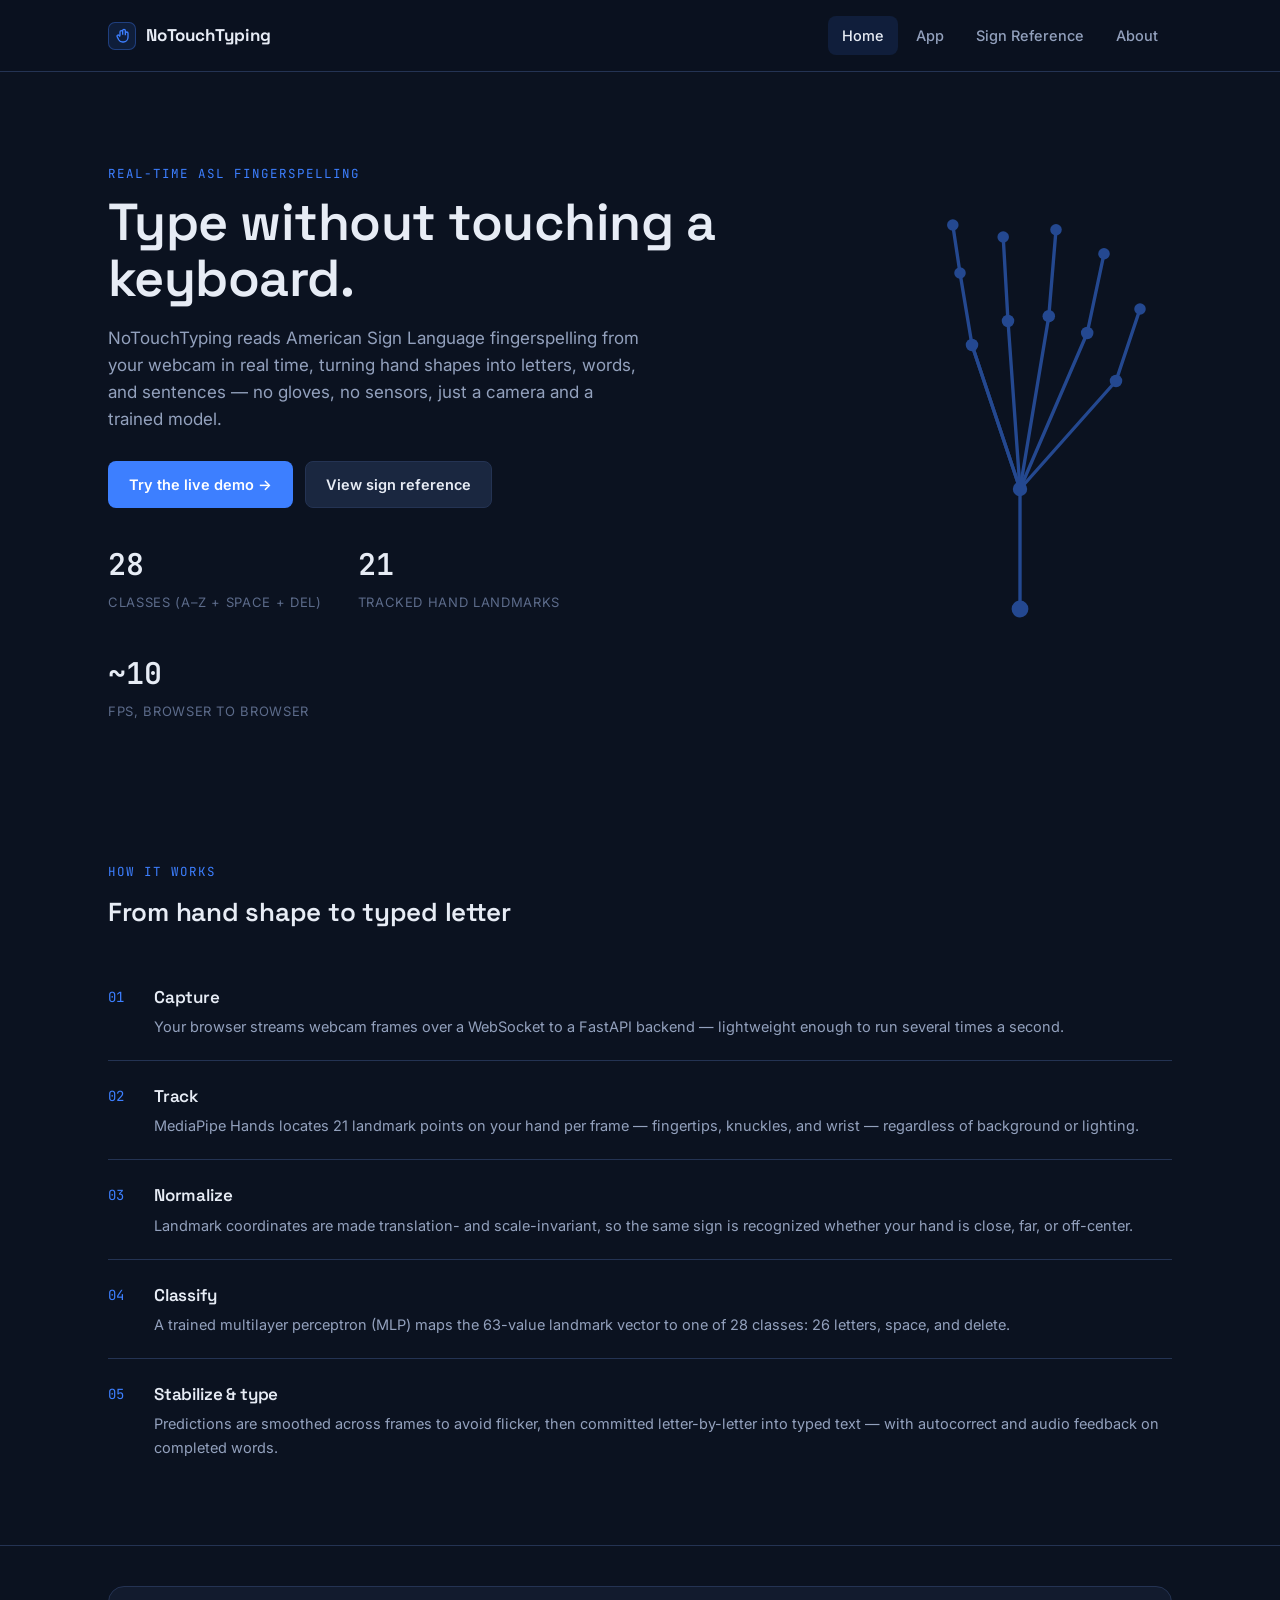
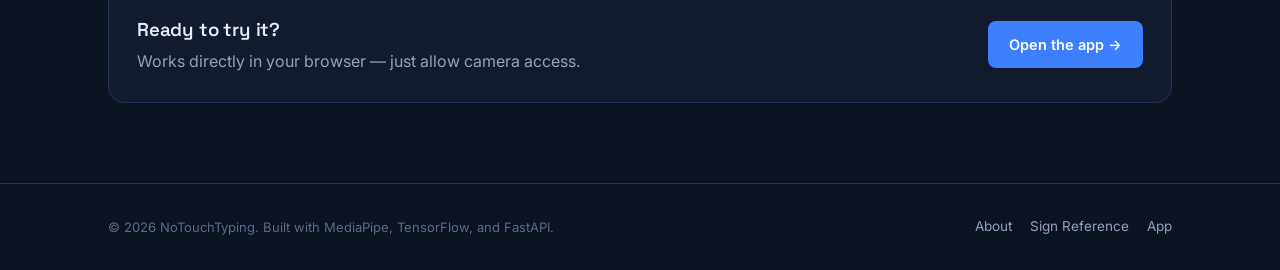
<file: index.html>
<!DOCTYPE html>
<html lang="en">
<head>
<meta charset="UTF-8" />
<meta name="viewport" content="width=device-width, initial-scale=1" />
<title>NoTouchTyping — Type with sign language</title>
<link rel="preconnect" href="https://fonts.googleapis.com">
<link href="https://fonts.googleapis.com/css2?family=Space+Grotesk:wght@500;600;700&family=Inter:wght@400;500;600&family=JetBrains+Mono:wght@400;500;600;700&display=swap" rel="stylesheet">
<link rel="stylesheet" href="styles.css">
</head>
<body>

<nav class="navbar">
  <div class="navbar-inner">
    <a href="index.html" class="brand">
      <span class="brand-mark">
        <svg viewBox="0 0 24 24" fill="none" stroke="#3D7FFF" stroke-width="2"><path d="M9 11.5V6a2 2 0 1 1 4 0v4M13 10V4a2 2 0 1 1 4 0v7M17 10.5V8a2 2 0 1 1 4 0v6a7 7 0 0 1-7 7h-1a7 7 0 0 1-6-3.4L4.7 13a1.7 1.7 0 0 1 2.8-1.9L9 13"/></svg>
      </span>
      NoTouchTyping
    </a>
    <button class="nav-toggle" aria-label="Toggle navigation">☰</button>
    <ul class="nav-links">
      <li><a href="index.html">Home</a></li>
      <li><a href="app.html">App</a></li>
      <li><a href="reference.html">Sign Reference</a></li>
      <li><a href="about.html">About</a></li>
    </ul>
  </div>
</nav>

<header class="hero">
  <div class="shell" style="position: relative;">
    <svg class="hero-skeleton" viewBox="0 0 200 200" fill="none">
      <g stroke="#3D7FFF" stroke-width="1.4" stroke-linecap="round">
        <line x1="100" y1="170" x2="100" y2="120"/>
        <line x1="100" y1="120" x2="80" y2="60"/>
        <line x1="80" y1="60" x2="75" y2="30"/>
        <line x1="75" y1="30" x2="72" y2="10"/>
        <line x1="100" y1="120" x2="95" y2="50"/>
        <line x1="95" y1="50" x2="93" y2="15"/>
        <line x1="100" y1="120" x2="112" y2="48"/>
        <line x1="112" y1="48" x2="115" y2="12"/>
        <line x1="100" y1="120" x2="128" y2="55"/>
        <line x1="128" y1="55" x2="135" y2="22"/>
        <line x1="100" y1="120" x2="140" y2="75"/>
        <line x1="140" y1="75" x2="150" y2="45"/>
        <line x1="80" y1="60" x2="100" y2="120"/>
      </g>
      <g fill="#3D7FFF">
        <circle cx="100" cy="170" r="3.5"/>
        <circle cx="100" cy="120" r="3"/>
        <circle cx="80" cy="60" r="2.6"/>
        <circle cx="75" cy="30" r="2.4"/>
        <circle cx="72" cy="10" r="2.4"/>
        <circle cx="95" cy="50" r="2.6"/>
        <circle cx="93" cy="15" r="2.4"/>
        <circle cx="112" cy="48" r="2.6"/>
        <circle cx="115" cy="12" r="2.4"/>
        <circle cx="128" cy="55" r="2.6"/>
        <circle cx="135" cy="22" r="2.4"/>
        <circle cx="140" cy="75" r="2.6"/>
        <circle cx="150" cy="45" r="2.4"/>
      </g>
    </svg>

    <div class="hero-content">
      <span class="eyebrow">Real-time ASL fingerspelling</span>
      <h1>Type without touching a keyboard.</h1>
      <p class="lede">
        NoTouchTyping reads American Sign Language fingerspelling from your
        webcam in real time, turning hand shapes into letters, words, and
        sentences — no gloves, no sensors, just a camera and a trained model.
      </p>
      <div class="hero-actions">
        <a href="app.html" class="btn btn-primary">Try the live demo →</a>
        <a href="reference.html" class="btn btn-secondary">View sign reference</a>
      </div>

      <div class="stat-row">
        <div class="stat">
          <span class="stat-value">28</span>
          <span class="stat-label">Classes (A–Z + space + del)</span>
        </div>
        <div class="stat">
          <span class="stat-value">21</span>
          <span class="stat-label">Tracked hand landmarks</span>
        </div>
        <div class="stat">
          <span class="stat-value">~10</span>
          <span class="stat-label">FPS, browser to browser</span>
        </div>
      </div>
    </div>
  </div>
</header>

<section class="section">
  <div class="shell">
    <span class="eyebrow">How it works</span>
    <h2 style="font-size: 26px; margin-bottom: 28px;">From hand shape to typed letter</h2>

    <div class="step">
      <div class="step-index">01</div>
      <div class="step-body">
        <h3>Capture</h3>
        <p>Your browser streams webcam frames over a WebSocket to a FastAPI backend — lightweight enough to run several times a second.</p>
      </div>
    </div>
    <div class="step">
      <div class="step-index">02</div>
      <div class="step-body">
        <h3>Track</h3>
        <p>MediaPipe Hands locates 21 landmark points on your hand per frame — fingertips, knuckles, and wrist — regardless of background or lighting.</p>
      </div>
    </div>
    <div class="step">
      <div class="step-index">03</div>
      <div class="step-body">
        <h3>Normalize</h3>
        <p>Landmark coordinates are made translation- and scale-invariant, so the same sign is recognized whether your hand is close, far, or off-center.</p>
      </div>
    </div>
    <div class="step">
      <div class="step-index">04</div>
      <div class="step-body">
        <h3>Classify</h3>
        <p>A trained multilayer perceptron (MLP) maps the 63-value landmark vector to one of 28 classes: 26 letters, space, and delete.</p>
      </div>
    </div>
    <div class="step">
      <div class="step-index">05</div>
      <div class="step-body">
        <h3>Stabilize &amp; type</h3>
        <p>Predictions are smoothed across frames to avoid flicker, then committed letter-by-letter into typed text — with autocorrect and audio feedback on completed words.</p>
      </div>
    </div>
  </div>
</section>

<section class="section tight">
  <div class="shell">
    <div class="card" style="display: flex; justify-content: space-between; align-items: center; flex-wrap: wrap; gap: 16px;">
      <div>
        <h3 style="margin-bottom: 4px;">Ready to try it?</h3>
        <p style="margin: 0;">Works directly in your browser — just allow camera access.</p>
      </div>
      <a href="app.html" class="btn btn-primary">Open the app →</a>
    </div>
  </div>
</section>

<footer class="footer">
  <div class="footer-inner">
    <small>© 2026 NoTouchTyping. Built with MediaPipe, TensorFlow, and FastAPI.</small>
    <div class="footer-links">
      <a href="about.html">About</a>
      <a href="reference.html">Sign Reference</a>
      <a href="app.html">App</a>
    </div>
  </div>
</footer>

<script src="nav.js"></script>
</body>
</html>
</file>
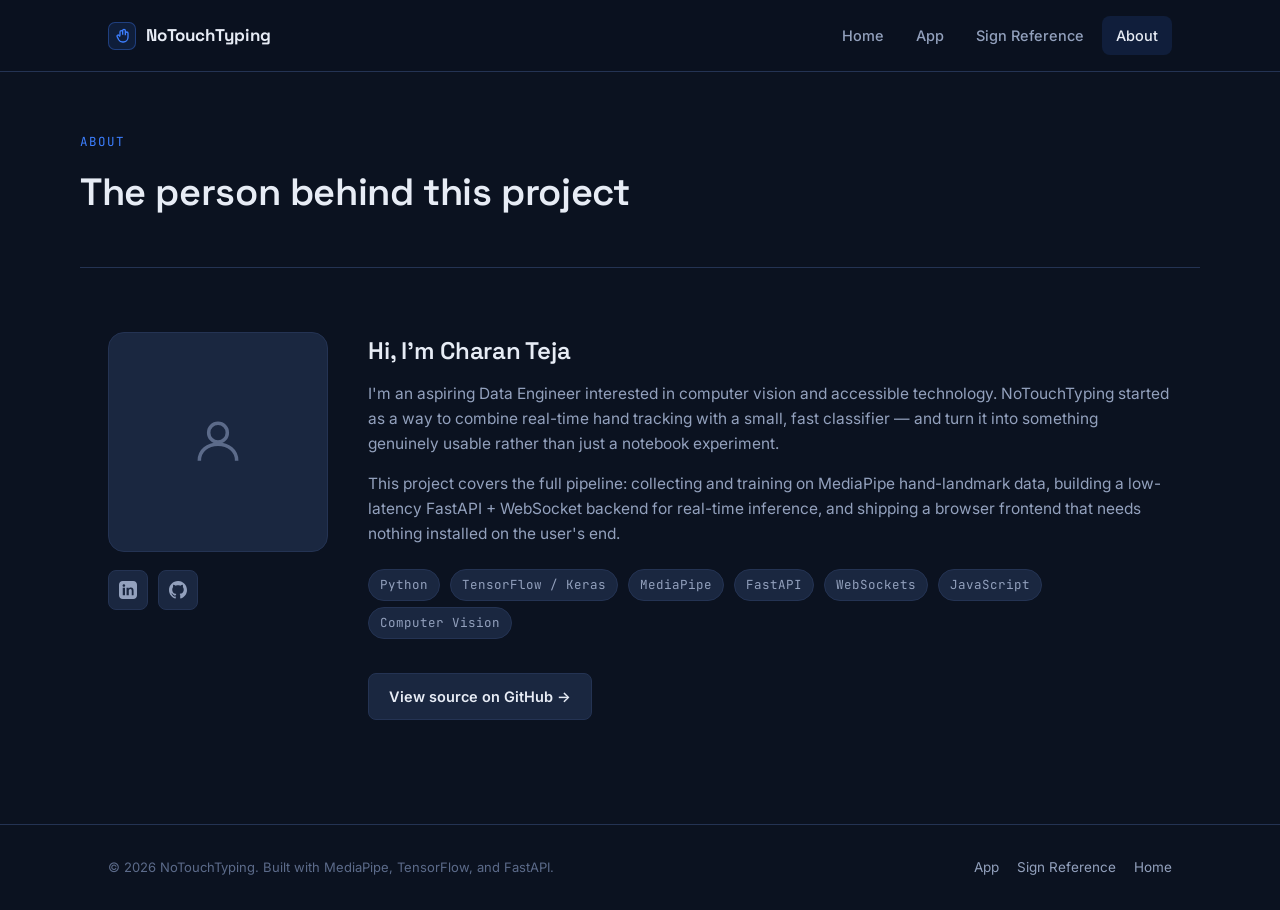
<file: about.html>
<!DOCTYPE html>
<html lang="en">
<head>
<meta charset="UTF-8" />
<meta name="viewport" content="width=device-width, initial-scale=1" />
<title>About — NoTouchTyping</title>
<link rel="preconnect" href="https://fonts.googleapis.com">
<link href="https://fonts.googleapis.com/css2?family=Space+Grotesk:wght@500;600;700&family=Inter:wght@400;500;600&family=JetBrains+Mono:wght@400;500;600;700&display=swap" rel="stylesheet">
<link rel="stylesheet" href="styles.css">
</head>
<body>

<nav class="navbar">
  <div class="navbar-inner">
    <a href="index.html" class="brand">
      <span class="brand-mark">
        <svg viewBox="0 0 24 24" fill="none" stroke="#3D7FFF" stroke-width="2"><path d="M9 11.5V6a2 2 0 1 1 4 0v4M13 10V4a2 2 0 1 1 4 0v7M17 10.5V8a2 2 0 1 1 4 0v6a7 7 0 0 1-7 7h-1a7 7 0 0 1-6-3.4L4.7 13a1.7 1.7 0 0 1 2.8-1.9L9 13"/></svg>
      </span>
      NoTouchTyping
    </a>
    <button class="nav-toggle" aria-label="Toggle navigation">☰</button>
    <ul class="nav-links">
      <li><a href="index.html">Home</a></li>
      <li><a href="app.html">App</a></li>
      <li><a href="reference.html">Sign Reference</a></li>
      <li><a href="about.html">About</a></li>
    </ul>
  </div>
</nav>

<div class="page-header shell">
  <span class="eyebrow">About</span>
  <h1>The person behind this project</h1>
</div>

<section class="section">
  <div class="shell">
    <div class="about-layout">

      <div>
        <div class="avatar">
          <svg viewBox="0 0 24 24" fill="none" stroke="currentColor" stroke-width="1.5">
            <circle cx="12" cy="8" r="4"/>
            <path d="M4 20c0-4.4 3.6-7 8-7s8 2.6 8 7"/>
          </svg>
        </div>
        <div class="social-row">
          <a href="https://www.linkedin.com/in/charan-teja-315869338/" target="_blank" rel="noopener" class="social-btn" aria-label="LinkedIn">
            <svg width="18" height="18" viewBox="0 0 24 24" fill="currentColor"><path d="M19 0h-14c-2.76 0-5 2.24-5 5v14c0 2.76 2.24 5 5 5h14c2.76 0 5-2.24 5-5v-14c0-2.76-2.24-5-5-5zm-11 19h-3v-10h3v10zm-1.5-11.27c-.97 0-1.75-.78-1.75-1.75s.78-1.75 1.75-1.75 1.75.78 1.75 1.75-.78 1.75-1.75 1.75zm13.5 11.27h-3v-5.5c0-1.31-.03-3-1.83-3-1.83 0-2.11 1.43-2.11 2.91v5.59h-3v-10h2.88v1.37h.04c.4-.76 1.38-1.56 2.84-1.56 3.04 0 3.6 2 3.6 4.59v5.6z"/></svg>
          </a>
          <a href="https://github.com/charan-0845" target="_blank" rel="noopener" class="social-btn" aria-label="GitHub">
            <svg width="18" height="18" viewBox="0 0 24 24" fill="currentColor"><path d="M12 0c-6.63 0-12 5.37-12 12 0 5.3 3.44 9.8 8.21 11.39.6.11.82-.26.82-.58 0-.29-.01-1.04-.02-2.04-3.34.73-4.04-1.61-4.04-1.61-.55-1.39-1.34-1.76-1.34-1.76-1.09-.75.08-.73.08-.73 1.21.08 1.84 1.24 1.84 1.24 1.07 1.84 2.81 1.31 3.49 1 .11-.78.42-1.31.76-1.61-2.67-.3-5.47-1.33-5.47-5.93 0-1.31.47-2.38 1.24-3.22-.12-.3-.54-1.52.12-3.18 0 0 1.01-.32 3.3 1.23.96-.27 1.98-.4 3-.41 1.02.01 2.04.14 3 .41 2.28-1.55 3.29-1.23 3.29-1.23.66 1.66.24 2.88.12 3.18.77.84 1.24 1.91 1.24 3.22 0 4.61-2.81 5.62-5.48 5.92.43.37.81 1.1.81 2.22 0 1.61-.01 2.9-.01 3.29 0 .32.21.7.83.58 4.76-1.59 8.2-6.09 8.2-11.39 0-6.63-5.37-12-12-12z"/></svg>
          </a>
        </div>
      </div>

      <div>
        <h2 style="font-size: 24px;">Hi, I'm Charan Teja</h2>
        <p style="font-size: 15.5px;">
          I'm an aspiring Data Engineer interested in computer vision and accessible technology.
          NoTouchTyping started as a way to combine real-time hand tracking
          with a small, fast classifier — and turn it into something genuinely
          usable rather than just a notebook experiment.
        </p>
        <p style="font-size: 15.5px;">
          This project covers the full pipeline: collecting and training on
          MediaPipe hand-landmark data, building a low-latency FastAPI +
          WebSocket backend for real-time inference, and shipping a browser
          frontend that needs nothing installed on the user's end.
        </p>

        <div style="margin-top: 22px;">
          <span class="skill-pill">Python</span>
          <span class="skill-pill">TensorFlow / Keras</span>
          <span class="skill-pill">MediaPipe</span>
          <span class="skill-pill">FastAPI</span>
          <span class="skill-pill">WebSockets</span>
          <span class="skill-pill">JavaScript</span>
          <span class="skill-pill">Computer Vision</span>
        </div>

        <div style="margin-top: 28px;">
          <a href="https://github.com/charan-0845/NoTouchTyping" target="_blank" rel="noopener" class="btn btn-secondary">View source on GitHub →</a>
        </div>
      </div>

    </div>
  </div>
</section>

<footer class="footer">
  <div class="footer-inner">
    <small>© 2026 NoTouchTyping. Built with MediaPipe, TensorFlow, and FastAPI.</small>
    <div class="footer-links">
      <a href="app.html">App</a>
      <a href="reference.html">Sign Reference</a>
      <a href="index.html">Home</a>
    </div>
  </div>
</footer>

<script src="nav.js"></script>
</body>
</html>
</file>
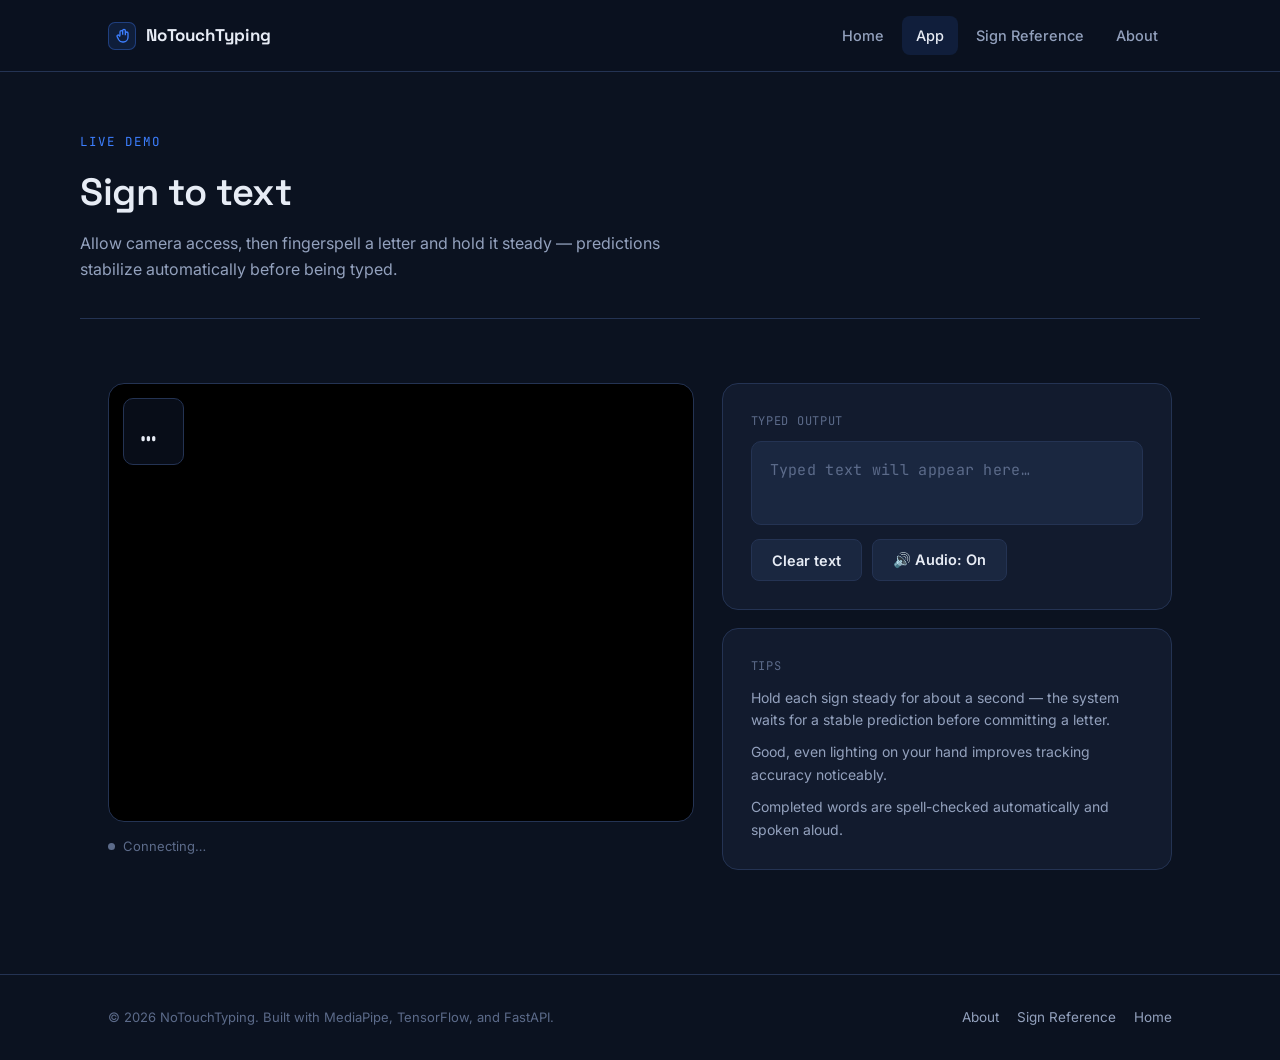
<file: app.html>
<!DOCTYPE html>
<html lang="en">
<head>
<meta charset="UTF-8" />
<meta name="viewport" content="width=device-width, initial-scale=1" />
<title>App — NoTouchTyping</title>
<link rel="preconnect" href="https://fonts.googleapis.com">
<link href="https://fonts.googleapis.com/css2?family=Space+Grotesk:wght@500;600;700&family=Inter:wght@400;500;600&family=JetBrains+Mono:wght@400;500;600;700&display=swap" rel="stylesheet">
<link rel="stylesheet" href="styles.css">
</head>
<body>

<nav class="navbar">
  <div class="navbar-inner">
    <a href="index.html" class="brand">
      <span class="brand-mark">
        <svg viewBox="0 0 24 24" fill="none" stroke="#3D7FFF" stroke-width="2"><path d="M9 11.5V6a2 2 0 1 1 4 0v4M13 10V4a2 2 0 1 1 4 0v7M17 10.5V8a2 2 0 1 1 4 0v6a7 7 0 0 1-7 7h-1a7 7 0 0 1-6-3.4L4.7 13a1.7 1.7 0 0 1 2.8-1.9L9 13"/></svg>
      </span>
      NoTouchTyping
    </a>
    <button class="nav-toggle" aria-label="Toggle navigation">☰</button>
    <ul class="nav-links">
      <li><a href="index.html">Home</a></li>
      <li><a href="app.html">App</a></li>
      <li><a href="reference.html">Sign Reference</a></li>
      <li><a href="about.html">About</a></li>
    </ul>
  </div>
</nav>

<div class="page-header shell">
  <span class="eyebrow">Live demo</span>
  <h1>Sign to text</h1>
  <p class="subtitle">Allow camera access, then fingerspell a letter and hold it steady — predictions stabilize automatically before being typed.</p>
</div>

<section class="section">
  <div class="shell">
    <div class="app-layout">

      <!-- Video + landmark overlay -->
      <div>
        <div class="video-wrap">
          <video id="video" autoplay playsinline muted></video>
          <canvas id="landmarkOverlay"></canvas>
          <div class="letter-badge">
            <span class="letter" id="letter">…</span>
            <span class="conf" id="conf"></span>
          </div>
        </div>
        <div class="status-line">
          <span class="status-dot" id="statusDot"></span>
          <span id="status">Connecting…</span>
        </div>
      </div>

      <!-- Controls + output -->
      <div>
        <div class="card">
          <div class="panel-title">Typed output</div>
          <div class="typed-output empty" id="typedText">Typed text will appear here…</div>

          <div class="control-row">
            <button id="clearBtn" class="btn btn-secondary">Clear text</button>
            <button id="audioBtn" class="btn btn-secondary">🔊 Audio: On</button>
          </div>
        </div>

        <div class="card" style="margin-top: 18px;">
          <div class="panel-title">Tips</div>
          <p style="font-size: 14px; margin-bottom: 10px;">Hold each sign steady for about a second — the system waits for a stable prediction before committing a letter.</p>
          <p style="font-size: 14px; margin-bottom: 10px;">Good, even lighting on your hand improves tracking accuracy noticeably.</p>
          <p style="font-size: 14px; margin: 0;">Completed words are spell-checked automatically and spoken aloud.</p>
        </div>
      </div>

    </div>
  </div>
</section>

<!-- hidden canvas used to grab frames from the video -->
<canvas id="canvas" style="display:none;"></canvas>

<footer class="footer">
  <div class="footer-inner">
    <small>© 2026 NoTouchTyping. Built with MediaPipe, TensorFlow, and FastAPI.</small>
    <div class="footer-links">
      <a href="about.html">About</a>
      <a href="reference.html">Sign Reference</a>
      <a href="index.html">Home</a>
    </div>
  </div>
</footer>

<script src="nav.js"></script>
<script src="app.js"></script>
</body>
</html>
</file>
<file: styles.css>
/* =========================================================
   NoTouchTyping — Design tokens
   ========================================================= */
:root {
  --bg: #0B1220;
  --surface: #121B2E;
  --surface-2: #1A2740;
  --border: #243353;
  --text: #E7ECF5;
  --text-dim: #93A1BD;
  --text-faint: #5C6B8A;
  --accent: #3D7FFF;
  --accent-soft: rgba(61, 127, 255, 0.12);
  --accent-border: rgba(61, 127, 255, 0.35);
  --success: #34D399;
  --radius: 10px;
  --radius-lg: 16px;
  --font-display: "Space Grotesk", "Inter", sans-serif;
  --font-body: "Inter", -apple-system, BlinkMacSystemFont, sans-serif;
  --font-mono: "JetBrains Mono", "SFMono-Regular", Consolas, monospace;
  --max-width: 1120px;
}

* { box-sizing: border-box; }

html {
  scroll-behavior: smooth;
}

body {
  margin: 0;
  background: var(--bg);
  color: var(--text);
  font-family: var(--font-body);
  font-size: 16px;
  line-height: 1.6;
  -webkit-font-smoothing: antialiased;
}

a { color: inherit; text-decoration: none; }

h1, h2, h3, h4 {
  font-family: var(--font-display);
  font-weight: 600;
  margin: 0 0 0.5em;
  letter-spacing: -0.01em;
}

p { margin: 0 0 1em; color: var(--text-dim); }

::selection { background: var(--accent-soft); color: var(--text); }

:focus-visible {
  outline: 2px solid var(--accent);
  outline-offset: 2px;
}

/* =========================================================
   Layout shell
   ========================================================= */
.shell {
  max-width: var(--max-width);
  margin: 0 auto;
  padding: 0 28px;
}

/* =========================================================
   Navbar
   ========================================================= */
.navbar {
  position: sticky;
  top: 0;
  z-index: 50;
  background: rgba(11, 18, 32, 0.85);
  backdrop-filter: blur(10px);
  border-bottom: 1px solid var(--border);
}

.navbar-inner {
  max-width: var(--max-width);
  margin: 0 auto;
  padding: 16px 28px;
  display: flex;
  align-items: center;
  justify-content: space-between;
}

.brand {
  display: flex;
  align-items: center;
  gap: 10px;
  font-family: var(--font-display);
  font-weight: 700;
  font-size: 17px;
  color: var(--text);
}

.brand-mark {
  width: 28px;
  height: 28px;
  border-radius: 7px;
  background: var(--accent-soft);
  border: 1px solid var(--accent-border);
  display: flex;
  align-items: center;
  justify-content: center;
}

.brand-mark svg { width: 16px; height: 16px; }

.nav-links {
  display: flex;
  gap: 4px;
  list-style: none;
  margin: 0;
  padding: 0;
}

.nav-links a {
  display: block;
  padding: 8px 14px;
  border-radius: 8px;
  font-size: 14.5px;
  color: var(--text-dim);
  font-weight: 500;
  transition: color 0.15s ease, background 0.15s ease;
}

.nav-links a:hover { color: var(--text); background: var(--surface-2); }
.nav-links a.active { color: var(--text); background: var(--accent-soft); }

.nav-toggle {
  display: none;
  background: none;
  border: 1px solid var(--border);
  border-radius: 8px;
  color: var(--text);
  width: 38px;
  height: 38px;
  cursor: pointer;
}

@media (max-width: 760px) {
  .nav-links {
    position: absolute;
    top: 100%;
    left: 0;
    right: 0;
    background: var(--surface);
    border-bottom: 1px solid var(--border);
    flex-direction: column;
    padding: 10px;
    display: none;
  }
  .nav-links.open { display: flex; }
  .nav-toggle { display: block; }
}

/* =========================================================
   Page header (minimal, per agreed spec)
   ========================================================= */
.page-header {
  padding: 56px 0 36px;
  border-bottom: 1px solid var(--border);
}

.eyebrow {
  font-family: var(--font-mono);
  font-size: 12.5px;
  letter-spacing: 0.08em;
  text-transform: uppercase;
  color: var(--accent);
  margin-bottom: 10px;
  display: inline-block;
}

.page-header h1 {
  font-size: clamp(28px, 4vw, 38px);
  margin-bottom: 8px;
}

.page-header .subtitle {
  color: var(--text-dim);
  font-size: 16px;
  max-width: 640px;
  margin: 0;
}

/* =========================================================
   Sections / cards
   ========================================================= */
.section { padding: 64px 0; }
.section.tight { padding: 40px 0; }
.section + .section { border-top: 1px solid var(--border); }

.card {
  background: var(--surface);
  border: 1px solid var(--border);
  border-radius: var(--radius-lg);
  padding: 28px;
}

.grid {
  display: grid;
  gap: 20px;
}

.grid-3 { grid-template-columns: repeat(3, 1fr); }
.grid-2 { grid-template-columns: repeat(2, 1fr); }

@media (max-width: 860px) {
  .grid-3, .grid-2 { grid-template-columns: 1fr; }
}

/* =========================================================
   Buttons
   ========================================================= */
.btn {
  display: inline-flex;
  align-items: center;
  gap: 8px;
  padding: 11px 20px;
  border-radius: 8px;
  font-family: var(--font-body);
  font-weight: 600;
  font-size: 14.5px;
  cursor: pointer;
  border: 1px solid transparent;
  transition: transform 0.12s ease, background 0.15s ease, border-color 0.15s ease;
}

.btn:active { transform: scale(0.98); }

.btn-primary {
  background: var(--accent);
  color: white;
}
.btn-primary:hover { background: #2E6FE8; }

.btn-secondary {
  background: var(--surface-2);
  color: var(--text);
  border-color: var(--border);
}
.btn-secondary:hover { border-color: var(--accent-border); }

.btn-ghost {
  background: transparent;
  color: var(--text-dim);
  border-color: var(--border);
}
.btn-ghost:hover { color: var(--text); border-color: var(--accent-border); }

/* =========================================================
   Footer
   ========================================================= */
.footer {
  border-top: 1px solid var(--border);
  padding: 32px 0;
  margin-top: 40px;
}

.footer-inner {
  max-width: var(--max-width);
  margin: 0 auto;
  padding: 0 28px;
  display: flex;
  justify-content: space-between;
  align-items: center;
  flex-wrap: wrap;
  gap: 12px;
}

.footer-inner small { color: var(--text-faint); font-size: 13px; }

.footer-links { display: flex; gap: 18px; }
.footer-links a { color: var(--text-dim); font-size: 13.5px; }
.footer-links a:hover { color: var(--accent); }

/* =========================================================
   Stat row (used on Home)
   ========================================================= */
.stat-row {
  display: flex;
  gap: 36px;
  flex-wrap: wrap;
  margin-top: 32px;
}

.stat {
  display: flex;
  flex-direction: column;
  gap: 4px;
}

.stat-value {
  font-family: var(--font-mono);
  font-size: 30px;
  font-weight: 600;
  color: var(--text);
}

.stat-label {
  font-size: 13px;
  color: var(--text-faint);
  text-transform: uppercase;
  letter-spacing: 0.05em;
}

/* =========================================================
   Step list (How it works)
   ========================================================= */
.step {
  display: flex;
  gap: 18px;
  padding: 22px 0;
}
.step + .step { border-top: 1px solid var(--border); }

.step-index {
  font-family: var(--font-mono);
  color: var(--accent);
  font-size: 14px;
  min-width: 28px;
  padding-top: 2px;
}

.step-body h3 { font-size: 17px; margin-bottom: 4px; }
.step-body p { margin: 0; font-size: 14.5px; }

/* =========================================================
   Hero (Home page signature element)
   ========================================================= */
.hero {
  position: relative;
  padding: 88px 0 72px;
  overflow: hidden;
}

.hero-skeleton {
  position: absolute;
  top: 50%;
  right: -60px;
  transform: translateY(-50%);
  width: 480px;
  height: 480px;
  opacity: 0.5;
  pointer-events: none;
}

.hero-content { position: relative; z-index: 2; max-width: 620px; }

.hero h1 {
  font-size: clamp(34px, 5vw, 52px);
  line-height: 1.08;
  margin-bottom: 18px;
}

.hero .lede {
  font-size: 17px;
  color: var(--text-dim);
  max-width: 540px;
  margin-bottom: 28px;
}

.hero-actions { display: flex; gap: 12px; flex-wrap: wrap; }

@media (max-width: 860px) {
  .hero-skeleton { display: none; }
}

/* =========================================================
   App page — webcam demo
   ========================================================= */
.app-layout {
  display: grid;
  grid-template-columns: 1.3fr 1fr;
  gap: 28px;
  align-items: start;
}

@media (max-width: 900px) {
  .app-layout { grid-template-columns: 1fr; }
}

.video-wrap {
  position: relative;
  border-radius: var(--radius-lg);
  overflow: hidden;
  border: 1px solid var(--border);
  background: #000;
  aspect-ratio: 4 / 3;
}

.video-wrap video {
  display: block;
  width: 100%;
  height: 100%;
  object-fit: cover;
  transform: scaleX(-1);
}

#landmarkOverlay {
  position: absolute;
  inset: 0;
  width: 100%;
  height: 100%;
  transform: scaleX(-1);
  pointer-events: none;
}

.letter-badge {
  position: absolute;
  top: 14px;
  left: 14px;
  background: rgba(11, 18, 32, 0.75);
  backdrop-filter: blur(6px);
  border: 1px solid var(--border);
  border-radius: 10px;
  padding: 10px 16px;
  display: flex;
  align-items: baseline;
  gap: 10px;
}

.letter-badge .letter {
  font-family: var(--font-mono);
  font-size: 28px;
  font-weight: 700;
  color: var(--text);
}

.letter-badge .conf {
  font-family: var(--font-mono);
  font-size: 13px;
  color: var(--accent);
}

.panel-title {
  font-family: var(--font-mono);
  font-size: 12px;
  text-transform: uppercase;
  letter-spacing: 0.06em;
  color: var(--text-faint);
  margin-bottom: 10px;
}

.typed-output {
  min-height: 84px;
  background: var(--surface-2);
  border: 1px solid var(--border);
  border-radius: var(--radius);
  padding: 16px 18px;
  font-family: var(--font-mono);
  font-size: 19px;
  letter-spacing: 0.02em;
  word-break: break-word;
  color: var(--text);
}

.typed-output.empty { color: var(--text-faint); font-size: 15px; }

.control-row {
  display: flex;
  gap: 10px;
  margin-top: 14px;
  flex-wrap: wrap;
}

.status-line {
  margin-top: 14px;
  font-size: 13px;
  color: var(--text-faint);
  display: flex;
  align-items: center;
  gap: 8px;
}

.status-dot {
  width: 7px;
  height: 7px;
  border-radius: 50%;
  background: var(--text-faint);
}
.status-dot.live { background: var(--success); }

/* =========================================================
   Reference page — sign gallery
   ========================================================= */
.sign-grid {
  display: grid;
  grid-template-columns: repeat(auto-fill, minmax(96px, 1fr));
  gap: 12px;
}

.sign-tile {
  aspect-ratio: 1;
  background: var(--surface);
  border: 1px solid var(--border);
  border-radius: var(--radius);
  display: flex;
  align-items: center;
  justify-content: center;
  cursor: pointer;
  font-family: var(--font-mono);
  font-size: 22px;
  font-weight: 600;
  color: var(--text-dim);
  transition: border-color 0.15s ease, color 0.15s ease, background 0.15s ease;
  position: relative;
  overflow: hidden;
}

.sign-tile:hover {
  border-color: var(--accent-border);
  color: var(--text);
  background: var(--surface-2);
}

.sign-tile img {
  width: 100%;
  height: 100%;
  object-fit: cover;
}

.sign-tile .tile-label {
  position: absolute;
  bottom: 4px;
  right: 6px;
  font-size: 10px;
  color: var(--text-faint);
  background: rgba(11,18,32,0.6);
  padding: 1px 5px;
  border-radius: 4px;
}

.gallery-toggle-row {
  display: flex;
  justify-content: space-between;
  align-items: center;
  margin-bottom: 22px;
  flex-wrap: wrap;
  gap: 12px;
}

/* Lightbox */
.lightbox {
  position: fixed;
  inset: 0;
  background: rgba(8, 12, 22, 0.88);
  backdrop-filter: blur(4px);
  display: none;
  align-items: center;
  justify-content: center;
  z-index: 100;
  padding: 24px;
}

.lightbox.open { display: flex; }

.lightbox-card {
  background: var(--surface);
  border: 1px solid var(--border);
  border-radius: var(--radius-lg);
  padding: 24px;
  max-width: 420px;
  width: 100%;
  text-align: center;
}

.lightbox-card img {
  width: 100%;
  max-height: 320px;
  object-fit: contain;
  border-radius: var(--radius);
  background: var(--surface-2);
  margin-bottom: 16px;
}

.lightbox-letter {
  font-family: var(--font-mono);
  font-size: 40px;
  font-weight: 700;
  margin-bottom: 4px;
}

.lightbox-missing {
  font-size: 13px;
  color: var(--text-faint);
  margin-top: 8px;
}

.lightbox-close {
  position: absolute;
  top: 24px;
  right: 28px;
  background: var(--surface);
  border: 1px solid var(--border);
  color: var(--text);
  width: 38px;
  height: 38px;
  border-radius: 8px;
  cursor: pointer;
  font-size: 18px;
}

/* =========================================================
   About page
   ========================================================= */
.about-layout {
  display: grid;
  grid-template-columns: 220px 1fr;
  gap: 40px;
  align-items: start;
}

@media (max-width: 700px) {
  .about-layout { grid-template-columns: 1fr; }
}

.avatar {
  width: 100%;
  aspect-ratio: 1;
  border-radius: var(--radius-lg);
  background: var(--surface-2);
  border: 1px solid var(--border);
  display: flex;
  align-items: center;
  justify-content: center;
  color: var(--text-faint);
}

.avatar svg { width: 56px; height: 56px; }

.social-row {
  display: flex;
  gap: 10px;
  margin-top: 18px;
}

.social-btn {
  display: flex;
  align-items: center;
  justify-content: center;
  width: 40px;
  height: 40px;
  border-radius: 8px;
  background: var(--surface-2);
  border: 1px solid var(--border);
  color: var(--text-dim);
  transition: color 0.15s ease, border-color 0.15s ease;
}
.social-btn:hover { color: var(--accent); border-color: var(--accent-border); }

.skill-pill {
  display: inline-block;
  font-family: var(--font-mono);
  font-size: 12.5px;
  padding: 5px 11px;
  border-radius: 999px;
  background: var(--surface-2);
  border: 1px solid var(--border);
  color: var(--text-dim);
  margin: 0 6px 6px 0;
}
</file>
